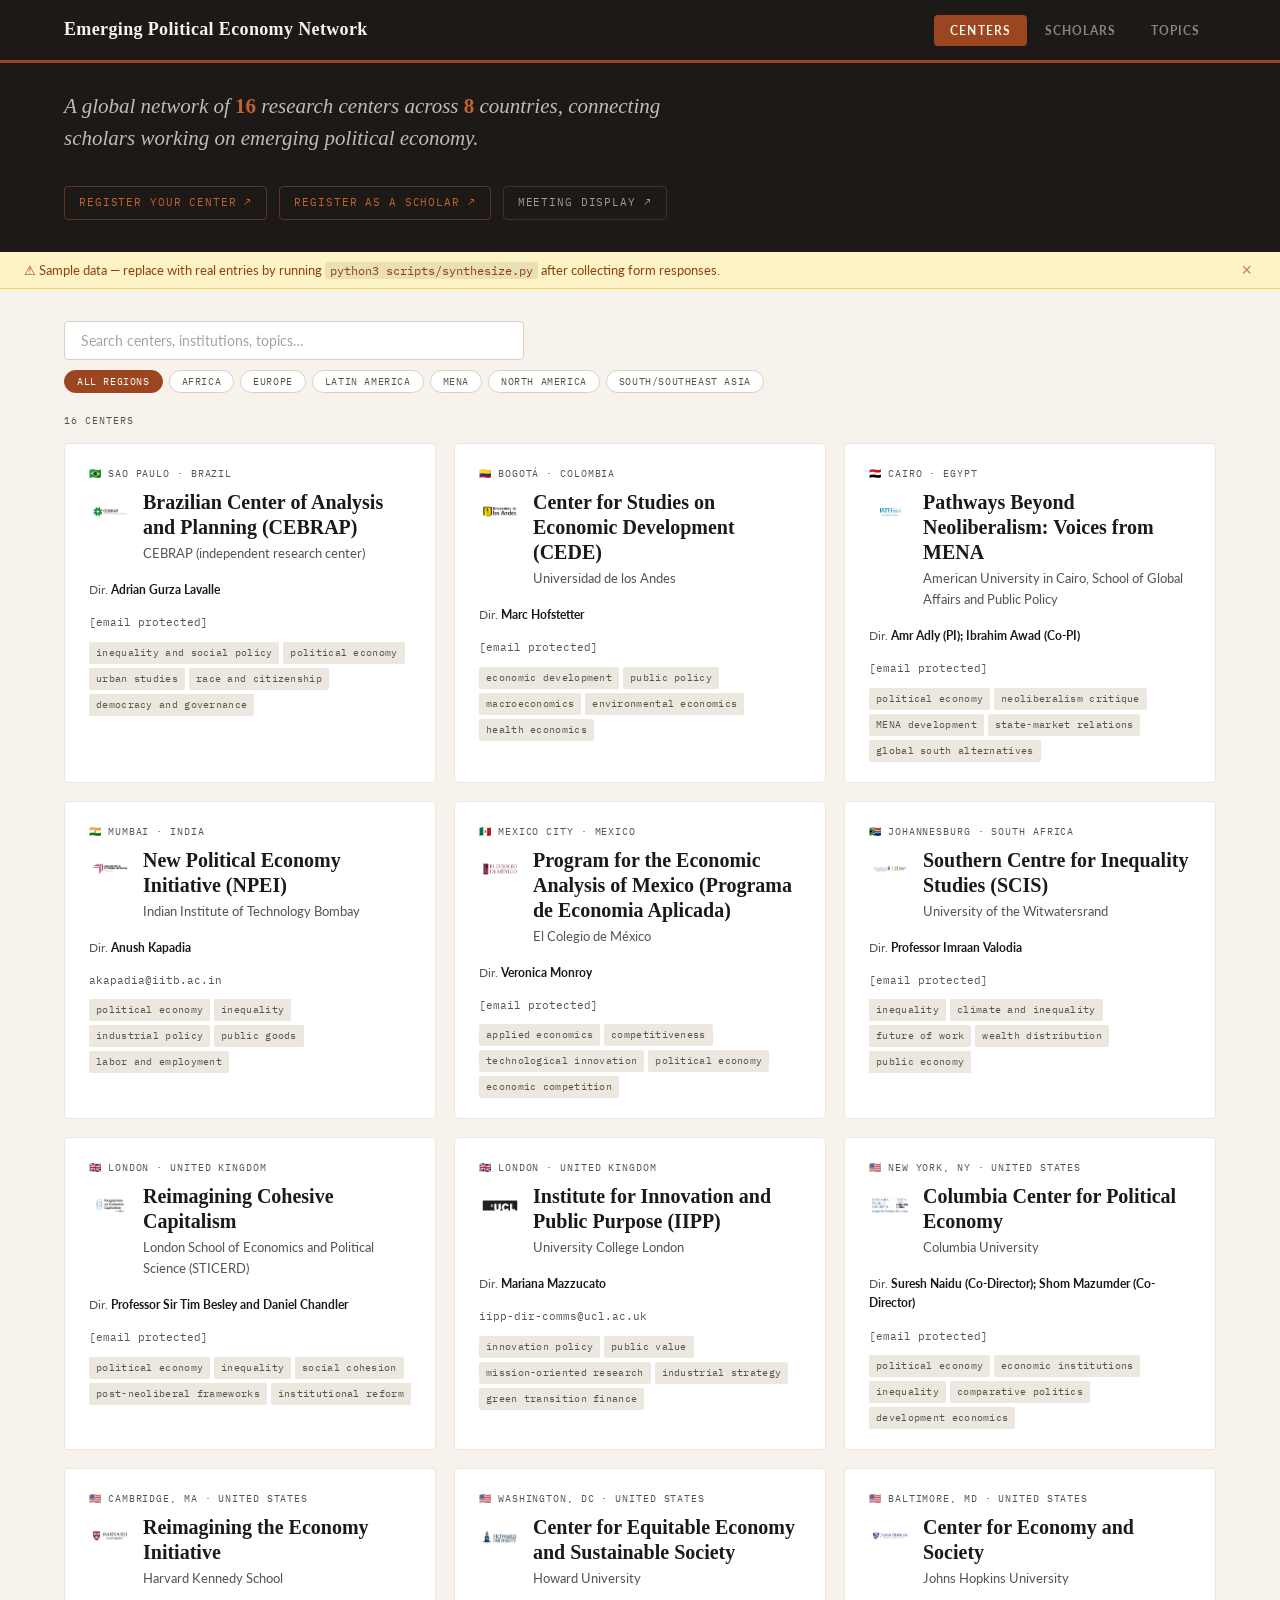
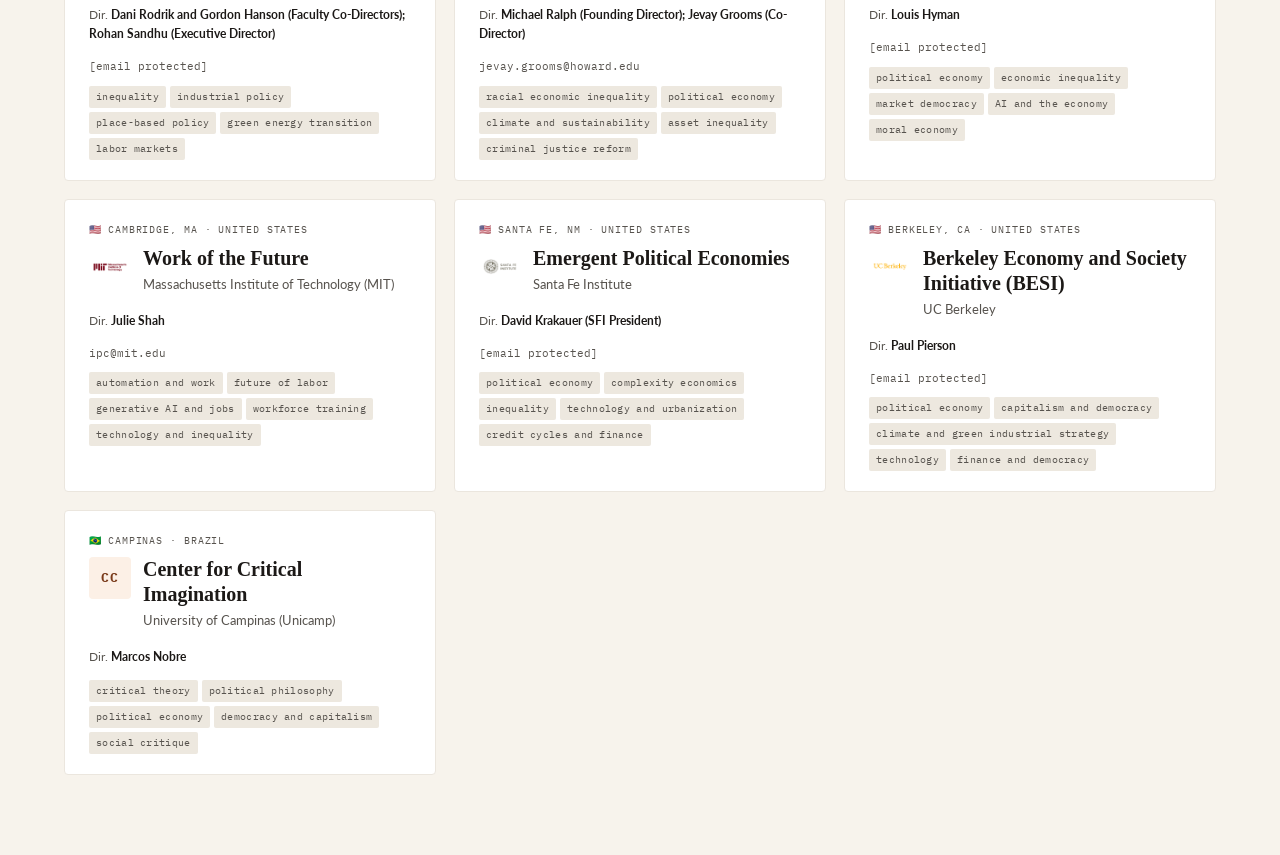
<file: index.html>
<!DOCTYPE html>
<html lang="en">
<head>
  <meta charset="UTF-8">
  <meta name="viewport" content="width=device-width, initial-scale=1.0">
  <title>Emerging Political Economy Network</title>
  <meta name="description" content="A global network of research centers focused on emerging political economy.">
  <link rel="preconnect" href="https://fonts.googleapis.com">
  <link rel="preconnect" href="https://fonts.gstatic.com" crossorigin>
  <link href="https://fonts.googleapis.com/css2?family=Cormorant+Garant:ital,wght@0,400;0,600;0,700;1,400&family=Lato:wght@400;700&family=IBM+Plex+Mono:wght@400&display=swap" rel="stylesheet">
  <link rel="stylesheet" href="css/style.css">
</head>
<body>

  <header class="site-header">
    <div class="header-inner">
      <div class="site-brand">
        <span class="brand-name">Emerging Political Economy Network</span>
      </div>
      <nav class="main-nav">
        <button class="nav-tab active" data-tab="centers">Centers</button>
        <button class="nav-tab" data-tab="scholars">Scholars</button>
        <button class="nav-tab" data-tab="topics">Topics</button>
      </nav>
    </div>
  </header>

  <div class="hero">
    <div class="hero-inner">
      <p class="hero-text">A global network of <strong id="stat-centers">—</strong> research centers across <strong id="stat-countries">—</strong> countries, connecting scholars working on emerging political economy.</p>
      <div class="hero-actions">
        <a class="hero-link" href="https://docs.google.com/forms/d/e/1FAIpQLSeNT_HrLro2qSGjbX9tI76kSoSo1FVRUpOG3Wsbedy0dxCQsg/viewform" target="_blank" rel="noopener">Register Your Center ↗</a>
        <a class="hero-link" href="https://docs.google.com/forms/d/e/1FAIpQLSe3mmyh_1OqIa6LyXIr-pJyG35tg6_h39fsT8FdC2Lx1r792A/viewform" target="_blank" rel="noopener">Register as a Scholar ↗</a>
        <a class="hero-link hero-link--display" href="register.html" target="_blank" rel="noopener">Meeting Display ↗</a>
      </div>
    </div>
  </div>

  <div class="sample-banner" id="sample-banner">
    <span>⚠ Sample data — replace with real entries by running <code>python3 scripts/synthesize.py</code> after collecting form responses.</span>
    <button onclick="document.getElementById('sample-banner').style.display='none'">×</button>
  </div>

  <main class="main-content">

    <!-- CENTERS VIEW -->
    <section id="centers-view" class="view active">
      <div class="view-controls">
        <input type="search" class="search-input" id="center-search" placeholder="Search centers, institutions, topics…">
        <div class="filter-chips" id="region-filter-chips"></div>
      </div>
      <div class="results-count" id="centers-count"></div>
      <div class="centers-grid" id="centers-grid"></div>
    </section>

    <!-- SCHOLARS VIEW -->
    <section id="scholars-view" class="view">
      <div class="view-controls">
        <input type="search" class="search-input" id="scholar-search" placeholder="Search scholars, topics, institutions…">
        <div class="filter-row">
          <select class="filter-select" id="center-filter">
            <option value="">All Centers</option>
          </select>
          <select class="filter-select" id="region-filter">
            <option value="">All Regions</option>
          </select>
          <select class="filter-select" id="topic-filter">
            <option value="">All Topics</option>
          </select>
        </div>
      </div>
      <div class="results-count" id="scholars-count"></div>
      <div class="scholars-list" id="scholars-list"></div>
    </section>

    <!-- TOPICS VIEW -->
    <section id="topics-view" class="view">
      <div id="topics-intro" class="topics-intro">
        <p>Click a topic to see all centers and scholars working in that area — now, anticipated, or desired.</p>
      </div>
      <div class="topics-cloud" id="topics-cloud"></div>
      <div class="topic-results hidden" id="topic-results">
        <button class="back-btn" id="topic-back">← All Topics</button>
        <h2 class="topic-title" id="topic-title"></h2>
        <div class="topic-results-grid">
          <div class="topic-col">
            <h3>Centers</h3>
            <div id="topic-centers"></div>
          </div>
          <div class="topic-col">
            <h3>Scholars</h3>
            <div id="topic-scholars"></div>
          </div>
        </div>
      </div>
    </section>

  </main>

  <!-- CENTER MODAL -->
  <div id="center-modal" class="modal hidden" role="dialog" aria-modal="true" aria-labelledby="center-modal-title">
    <div class="modal-backdrop" id="center-modal-backdrop"></div>
    <div class="modal-content">
      <button class="modal-close" id="center-modal-close" aria-label="Close">×</button>
      <div id="center-modal-body"></div>
    </div>
  </div>

  <!-- SCHOLAR MODAL -->
  <div id="scholar-modal" class="modal hidden" role="dialog" aria-modal="true" aria-labelledby="scholar-modal-title">
    <div class="modal-backdrop" id="scholar-modal-backdrop"></div>
    <div class="modal-content">
      <button class="modal-close" id="scholar-modal-close" aria-label="Close">×</button>
      <div id="scholar-modal-body"></div>
    </div>
  </div>

  <script src="js/app.js"></script>
</body>
</html>
</file>
<file: css/style.css>
/* === VARIABLES === */
:root {
  --cream: #F7F3EC;
  --white: #FFFFFF;
  --charcoal: #1C1917;
  --charcoal-soft: #57534E;
  --terracotta: #9B4521;
  --terracotta-light: #C4622D;
  --forest: #3D6B35;
  --border: #D8D0C4;
  --border-light: #EBE6DE;
  --tag-bg: #EDE8DF;
  --font-display: 'Cormorant Garant', Georgia, serif;
  --font-body: 'Lato', sans-serif;
  --font-mono: 'IBM Plex Mono', monospace;
  --shadow-sm: 0 1px 3px rgba(0,0,0,0.07);
  --shadow-md: 0 4px 16px rgba(0,0,0,0.10);
  --shadow-lg: 0 8px 40px rgba(0,0,0,0.18);
  --radius: 4px;
  --transition: 180ms ease;
}

/* === RESET === */
*, *::before, *::after { box-sizing: border-box; margin: 0; padding: 0; }

body {
  font-family: var(--font-body);
  background: var(--cream);
  color: var(--charcoal);
  font-size: 15px;
  line-height: 1.6;
  min-height: 100vh;
}

a { color: var(--terracotta); }

/* === HEADER === */
.site-header {
  background: var(--charcoal);
  position: sticky;
  top: 0;
  z-index: 100;
  border-bottom: 3px solid var(--terracotta);
}

.header-inner {
  max-width: 1200px;
  margin: 0 auto;
  padding: 0 24px;
  display: flex;
  align-items: center;
  justify-content: space-between;
  height: 60px;
}

.site-brand {
  display: flex;
  flex-direction: column;
  gap: 0;
}

.brand-name {
  font-family: var(--font-display);
  font-size: 18px;
  font-weight: 700;
  letter-spacing: 0.02em;
  color: var(--cream);
  line-height: 1.1;
}

.brand-tagline {
  font-family: var(--font-mono);
  font-size: 9px;
  color: var(--terracotta-light);
  text-transform: uppercase;
  letter-spacing: 0.14em;
}

.main-nav { display: flex; gap: 2px; }

.nav-tab {
  font-family: var(--font-body);
  font-size: 12px;
  font-weight: 700;
  text-transform: uppercase;
  letter-spacing: 0.09em;
  padding: 8px 16px;
  border: none;
  background: transparent;
  color: rgba(247,243,236,0.5);
  cursor: pointer;
  border-radius: var(--radius);
  transition: color var(--transition), background var(--transition);
}

.nav-tab:hover { color: var(--cream); background: rgba(255,255,255,0.07); }
.nav-tab.active { color: var(--cream); background: var(--terracotta); }

/* === HERO === */
.hero {
  background: var(--charcoal);
  padding: 28px 0 32px;
}

.hero-inner {
  max-width: 1200px;
  margin: 0 auto;
  padding: 0 24px;
  display: flex;
  align-items: baseline;
  justify-content: space-between;
  gap: 32px;
  flex-wrap: wrap;
}

.hero-text {
  font-family: var(--font-display);
  font-size: 21px;
  font-style: italic;
  color: rgba(247,243,236,0.75);
  max-width: 620px;
  line-height: 1.5;
}

.hero-text strong {
  color: var(--terracotta-light);
  font-style: normal;
  font-weight: 700;
}

.hero-actions {
  display: flex;
  gap: 12px;
  flex-shrink: 0;
  flex-wrap: wrap;
}

.hero-link {
  font-family: var(--font-mono);
  font-size: 11px;
  text-transform: uppercase;
  letter-spacing: 0.08em;
  color: var(--terracotta-light);
  text-decoration: none;
  border: 1px solid rgba(196,98,45,0.4);
  padding: 7px 14px;
  border-radius: var(--radius);
  transition: all var(--transition);
  white-space: nowrap;
}

.hero-link:hover {
  background: var(--terracotta);
  border-color: var(--terracotta);
  color: var(--white);
}

.hero-link--display {
  border-color: rgba(77,100,120,0.40);
  color: rgba(240,244,248,0.60);
}

.hero-link--display:hover {
  background: #3D5166;
  border-color: #4D6478;
  color: var(--white);
}

/* === SAMPLE BANNER === */
.sample-banner {
  background: #FEF3C7;
  border-bottom: 1px solid #FCD34D;
  padding: 8px 24px;
  display: flex;
  align-items: center;
  justify-content: space-between;
  font-size: 13px;
  color: #92400E;
  max-width: 100%;
}

.sample-banner code {
  font-family: var(--font-mono);
  background: rgba(0,0,0,0.08);
  padding: 1px 5px;
  border-radius: 3px;
  font-size: 12px;
}

.sample-banner button {
  background: none;
  border: none;
  font-size: 18px;
  cursor: pointer;
  color: #92400E;
  padding: 0 4px;
  opacity: 0.6;
  line-height: 1;
}

.sample-banner button:hover { opacity: 1; }

/* === MAIN CONTENT === */
.main-content {
  max-width: 1200px;
  margin: 0 auto;
  padding: 32px 24px 80px;
}

/* === VIEWS === */
.view { display: none; }
.view.active { display: block; animation: fadeIn 200ms ease; }

@keyframes fadeIn {
  from { opacity: 0; transform: translateY(4px); }
  to   { opacity: 1; transform: translateY(0); }
}

/* === VIEW CONTROLS === */
.view-controls {
  margin-bottom: 20px;
  display: flex;
  flex-direction: column;
  gap: 10px;
}

.search-input {
  width: 100%;
  max-width: 460px;
  padding: 10px 16px;
  font-family: var(--font-body);
  font-size: 14px;
  border: 1.5px solid var(--border);
  border-radius: var(--radius);
  background: var(--white);
  color: var(--charcoal);
  transition: border-color var(--transition), box-shadow var(--transition);
}

.search-input:focus {
  outline: none;
  border-color: var(--terracotta);
  box-shadow: 0 0 0 3px rgba(155,69,33,0.10);
}

.search-input::placeholder { color: #A8A29E; }

/* === FILTER CHIPS === */
.filter-chips {
  display: flex;
  flex-wrap: wrap;
  gap: 6px;
}

.chip {
  font-family: var(--font-mono);
  font-size: 10px;
  padding: 4px 12px;
  border: 1.5px solid var(--border);
  border-radius: 20px;
  background: var(--white);
  color: var(--charcoal-soft);
  cursor: pointer;
  transition: all var(--transition);
  letter-spacing: 0.06em;
  text-transform: uppercase;
}

.chip:hover { border-color: var(--terracotta); color: var(--terracotta); }
.chip.active { background: var(--terracotta); border-color: var(--terracotta); color: var(--white); }

/* === FILTER ROW (scholars) === */
.filter-row {
  display: flex;
  flex-wrap: wrap;
  gap: 8px;
}

.filter-select {
  font-family: var(--font-body);
  font-size: 13px;
  padding: 8px 32px 8px 12px;
  border: 1.5px solid var(--border);
  border-radius: var(--radius);
  background: var(--white);
  color: var(--charcoal);
  cursor: pointer;
  appearance: none;
  background-image: url("data:image/svg+xml,%3Csvg xmlns='http://www.w3.org/2000/svg' width='10' height='6'%3E%3Cpath d='M1 1l4 4 4-4' fill='none' stroke='%23999' stroke-width='1.5' stroke-linecap='round'/%3E%3C/svg%3E");
  background-repeat: no-repeat;
  background-position: right 10px center;
  min-width: 160px;
}

.filter-select:focus {
  outline: none;
  border-color: var(--terracotta);
}

/* === RESULTS COUNT === */
.results-count {
  font-family: var(--font-mono);
  font-size: 10px;
  color: var(--charcoal-soft);
  text-transform: uppercase;
  letter-spacing: 0.10em;
  margin-bottom: 14px;
}

/* === CENTERS GRID === */
.centers-grid {
  display: grid;
  grid-template-columns: repeat(auto-fill, minmax(300px, 1fr));
  gap: 18px;
}

.center-card {
  background: var(--white);
  border: 1px solid var(--border-light);
  border-radius: var(--radius);
  padding: 22px 24px 20px;
  cursor: pointer;
  transition: box-shadow var(--transition), transform var(--transition), border-color var(--transition);
  position: relative;
  overflow: hidden;
}

.center-card::after {
  content: '';
  position: absolute;
  top: 0; left: 0; right: 0;
  height: 3px;
  background: var(--terracotta);
  transform: scaleX(0);
  transform-origin: left;
  transition: transform var(--transition);
}

.center-card:hover::after { transform: scaleX(1); }
.center-card:hover {
  box-shadow: var(--shadow-md);
  border-color: var(--border);
  transform: translateY(-2px);
}

.center-card-location {
  font-family: var(--font-mono);
  font-size: 10px;
  color: var(--charcoal-soft);
  text-transform: uppercase;
  letter-spacing: 0.09em;
  margin-bottom: 8px;
  display: flex;
  align-items: center;
  gap: 6px;
}

.center-card-name {
  font-family: var(--font-display);
  font-size: 20px;
  font-weight: 700;
  color: var(--charcoal);
  line-height: 1.25;
  margin-bottom: 3px;
}

.center-card-institution {
  font-size: 13px;
  color: var(--charcoal-soft);
  margin-bottom: 4px;
}

.center-card-director {
  font-size: 12px;
  color: var(--charcoal-soft);
  margin-bottom: 14px;
}

.center-card-director strong { color: var(--charcoal); }

/* === LOGO BADGE / IMG === */
.logo-badge {
  display: flex;
  align-items: center;
  justify-content: center;
  border-radius: 4px;
  font-family: var(--font-mono);
  font-size: 13px;
  font-weight: 700;
  letter-spacing: 0.04em;
  flex-shrink: 0;
}

.logo-img {
  border-radius: 4px;
  object-fit: contain;
  flex-shrink: 0;
  background: #fff;
  padding: 3px;
}

/* === CENTER CARD LAYOUT === */
.center-card-header {
  display: flex;
  align-items: flex-start;
  gap: 12px;
  margin-bottom: 12px;
}

.center-card-name-wrap {
  flex: 1;
  min-width: 0;
}

.center-card-contact {
  font-size: 11px;
  margin-bottom: 10px;
}

.center-card-contact a {
  color: var(--charcoal-soft);
  font-family: var(--font-mono);
  text-decoration: none;
}

.center-card-contact a:hover {
  color: var(--terracotta);
}

/* Modal header with badge on the right */
.modal-header-row {
  display: flex;
  align-items: flex-start;
  justify-content: space-between;
  gap: 16px;
}

.modal-header-text { flex: 1; min-width: 0; }

/* === TAGS === */
.tags {
  display: flex;
  flex-wrap: wrap;
  gap: 4px;
}

.tag {
  font-family: var(--font-mono);
  font-size: 10px;
  padding: 3px 7px;
  background: var(--tag-bg);
  color: var(--charcoal-soft);
  border-radius: 2px;
  letter-spacing: 0.03em;
}

.tag.current      { background: rgba(155,69,33,0.10); color: var(--terracotta); }
.tag.anticipated  { background: rgba(28,68,140,0.09); color: #1C448C; }
.tag.would-like   { background: rgba(61,107,53,0.10); color: var(--forest); }

/* === SCHOLARS LIST === */

.alpha-index {
  display: flex;
  flex-wrap: wrap;
  gap: 2px;
  padding: 10px 0 14px;
}

.alpha-btn {
  display: inline-flex;
  align-items: center;
  justify-content: center;
  width: 28px;
  height: 28px;
  border-radius: 4px;
  font-family: var(--font-mono);
  font-size: 11px;
  font-weight: 700;
  text-decoration: none;
  transition: background var(--transition), color var(--transition);
}

.alpha-btn--active {
  color: var(--terracotta);
  background: rgba(176,94,62,0.08);
}
.alpha-btn--active:hover {
  background: var(--terracotta);
  color: var(--white);
}

.alpha-btn--empty {
  color: var(--border-light);
  cursor: default;
  pointer-events: none;
}

.alpha-section-head {
  background: var(--cream);
  padding: 6px 20px;
  font-family: var(--font-mono);
  font-size: 11px;
  font-weight: 700;
  color: var(--charcoal-soft);
  letter-spacing: 0.12em;
  text-transform: uppercase;
  border-bottom: 1px solid var(--border-light);
  scroll-margin-top: 80px;
}

.scholars-list {
  border: 1px solid var(--border-light);
  border-radius: var(--radius);
  overflow: hidden;
}

.scholar-row {
  background: var(--white);
  padding: 14px 20px;
  display: grid;
  grid-template-columns: 220px 1fr auto;
  gap: 16px;
  align-items: center;
  cursor: pointer;
  transition: background var(--transition);
  border-bottom: 1px solid var(--border-light);
}

.scholar-row:last-child { border-bottom: none; }
.scholar-row:hover { background: #FDFAF5; }

.scholar-name {
  font-family: var(--font-display);
  font-size: 18px;
  font-weight: 600;
  color: var(--charcoal);
  line-height: 1.2;
}

.scholar-meta {
  font-size: 11px;
  color: var(--charcoal-soft);
  margin-top: 1px;
}

.scholar-center {
  font-size: 10px;
  color: var(--terracotta);
  font-weight: 700;
  text-transform: uppercase;
  letter-spacing: 0.05em;
  margin-top: 4px;
}

.scholar-topics { display: flex; flex-wrap: wrap; gap: 4px; }

.scholar-country {
  font-family: var(--font-mono);
  font-size: 10px;
  color: var(--charcoal-soft);
  text-align: right;
  white-space: nowrap;
}

/* === TOPICS VIEW === */
.topics-intro {
  font-size: 14px;
  color: var(--charcoal-soft);
  margin-bottom: 24px;
  font-style: italic;
}

.topics-cloud {
  display: flex;
  flex-wrap: wrap;
  gap: 10px;
  margin-bottom: 16px;
}

.topic-pill {
  font-family: var(--font-display);
  font-weight: 600;
  padding: 5px 16px;
  border: 1.5px solid var(--border);
  border-radius: 24px;
  cursor: pointer;
  transition: all var(--transition);
  color: var(--charcoal);
  background: var(--white);
  line-height: 1.3;
}

.topic-pill:hover {
  border-color: var(--terracotta);
  background: var(--terracotta);
  color: var(--white);
}

.topic-pill.active {
  background: var(--terracotta);
  border-color: var(--terracotta);
  color: var(--white);
}

.topic-results.hidden { display: none; }

.back-btn {
  background: none;
  border: none;
  font-family: var(--font-mono);
  font-size: 11px;
  color: var(--terracotta);
  cursor: pointer;
  padding: 0;
  margin-bottom: 14px;
  letter-spacing: 0.04em;
  text-transform: uppercase;
  display: block;
}

.back-btn:hover { text-decoration: underline; }

.topic-title {
  font-family: var(--font-display);
  font-size: 34px;
  font-weight: 700;
  color: var(--charcoal);
  margin-bottom: 28px;
  line-height: 1.2;
}

.topic-results-grid {
  display: grid;
  grid-template-columns: 1fr 1fr;
  gap: 40px;
}

.topic-col h3 {
  font-family: var(--font-mono);
  font-size: 10px;
  text-transform: uppercase;
  letter-spacing: 0.12em;
  color: var(--charcoal-soft);
  margin-bottom: 12px;
  padding-bottom: 8px;
  border-bottom: 1px solid var(--border);
}

.topic-item {
  padding: 10px 0;
  border-bottom: 1px solid var(--border-light);
  cursor: pointer;
}

.topic-item:last-child { border-bottom: none; }
.topic-item:hover .topic-item-name { color: var(--terracotta); }

.topic-item-name {
  font-family: var(--font-display);
  font-size: 17px;
  font-weight: 600;
  color: var(--charcoal);
  transition: color var(--transition);
  line-height: 1.3;
}

.topic-item-sub {
  font-size: 12px;
  color: var(--charcoal-soft);
  margin-top: 2px;
}

.topic-item-badge {
  font-family: var(--font-mono);
  font-size: 9px;
  padding: 2px 6px;
  border-radius: 2px;
  margin-left: 6px;
  vertical-align: middle;
  text-transform: uppercase;
  letter-spacing: 0.04em;
}

.badge-current     { background: rgba(155,69,33,0.12); color: var(--terracotta); }
.badge-anticipated { background: rgba(28,68,140,0.09); color: #1C448C; }
.badge-would-like  { background: rgba(61,107,53,0.12); color: var(--forest); }

/* === MODALS === */
.modal { position: fixed; inset: 0; z-index: 200; }
.modal.hidden { display: none; }

.modal-backdrop {
  position: absolute;
  inset: 0;
  background: rgba(28,25,23,0.65);
  backdrop-filter: blur(2px);
}

.modal-content {
  position: absolute;
  top: 50%;
  left: 50%;
  transform: translate(-50%, -50%);
  background: var(--white);
  border-radius: 6px;
  width: 90%;
  max-width: 680px;
  max-height: 88vh;
  overflow-y: auto;
  padding: 40px;
  box-shadow: var(--shadow-lg);
}

.modal-close {
  position: absolute;
  top: 14px;
  right: 14px;
  background: none;
  border: none;
  font-size: 22px;
  cursor: pointer;
  color: var(--charcoal-soft);
  line-height: 1;
  padding: 4px 8px;
  border-radius: var(--radius);
  transition: background var(--transition);
}

.modal-close:hover { background: var(--tag-bg); }

.modal-location {
  font-family: var(--font-mono);
  font-size: 10px;
  color: var(--charcoal-soft);
  text-transform: uppercase;
  letter-spacing: 0.10em;
  margin-bottom: 6px;
}

.modal-name {
  font-family: var(--font-display);
  font-size: 30px;
  font-weight: 700;
  color: var(--charcoal);
  margin-bottom: 4px;
  line-height: 1.2;
}

.modal-institution {
  font-size: 14px;
  color: var(--charcoal-soft);
  margin-bottom: 8px;
  line-height: 1.5;
}

.modal-divider {
  border: none;
  border-top: 1px solid var(--border-light);
  margin: 18px 0;
}

.modal-section { margin-bottom: 16px; }

.modal-section-label {
  font-family: var(--font-mono);
  font-size: 9px;
  text-transform: uppercase;
  letter-spacing: 0.14em;
  color: var(--terracotta);
  margin-bottom: 5px;
}

.modal-section-content {
  font-size: 14px;
  color: var(--charcoal);
  line-height: 1.7;
}

.modal-link {
  color: var(--terracotta);
  text-decoration: none;
  font-size: 13px;
  font-family: var(--font-mono);
}

.modal-link:hover { text-decoration: underline; }

/* === QR CODES === */
.qr-section {
  display: flex;
  gap: 24px;
  flex-wrap: wrap;
  margin-top: 4px;
}

.qr-item {
  display: flex;
  flex-direction: column;
  align-items: center;
  gap: 6px;
  text-align: center;
}

.qr-img {
  border: 1px solid var(--border-light);
  border-radius: var(--radius);
  display: block;
  width: 140px;
  height: 140px;
}

.qr-label {
  font-family: var(--font-mono);
  font-size: 9px;
  text-transform: uppercase;
  letter-spacing: 0.10em;
  color: var(--charcoal-soft);
}

.qr-link {
  font-family: var(--font-mono);
  font-size: 10px;
  color: var(--terracotta);
  text-decoration: none;
  word-break: break-all;
  max-width: 155px;
}

.qr-link:hover { text-decoration: underline; }

/* === EMPTY STATE === */
.empty-state {
  text-align: center;
  padding: 64px 24px;
  color: var(--charcoal-soft);
}

.empty-state p {
  font-family: var(--font-display);
  font-size: 20px;
  font-style: italic;
}

/* === RESPONSIVE === */
@media (max-width: 900px) {
  .scholar-row { grid-template-columns: 1fr 1fr; }
  .scholar-country { display: none; }
}

@media (max-width: 680px) {
  .header-inner { padding: 0 16px; }
  .brand-tagline { display: none; }
  .nav-tab { padding: 7px 10px; font-size: 11px; }
  .hero-inner { flex-direction: column; gap: 16px; }
  .main-content { padding: 20px 16px 56px; }
  .scholar-row { grid-template-columns: 1fr; }
  .topic-results-grid { grid-template-columns: 1fr; }
  .modal-content { padding: 24px 18px; width: 95%; }
}
</file>
